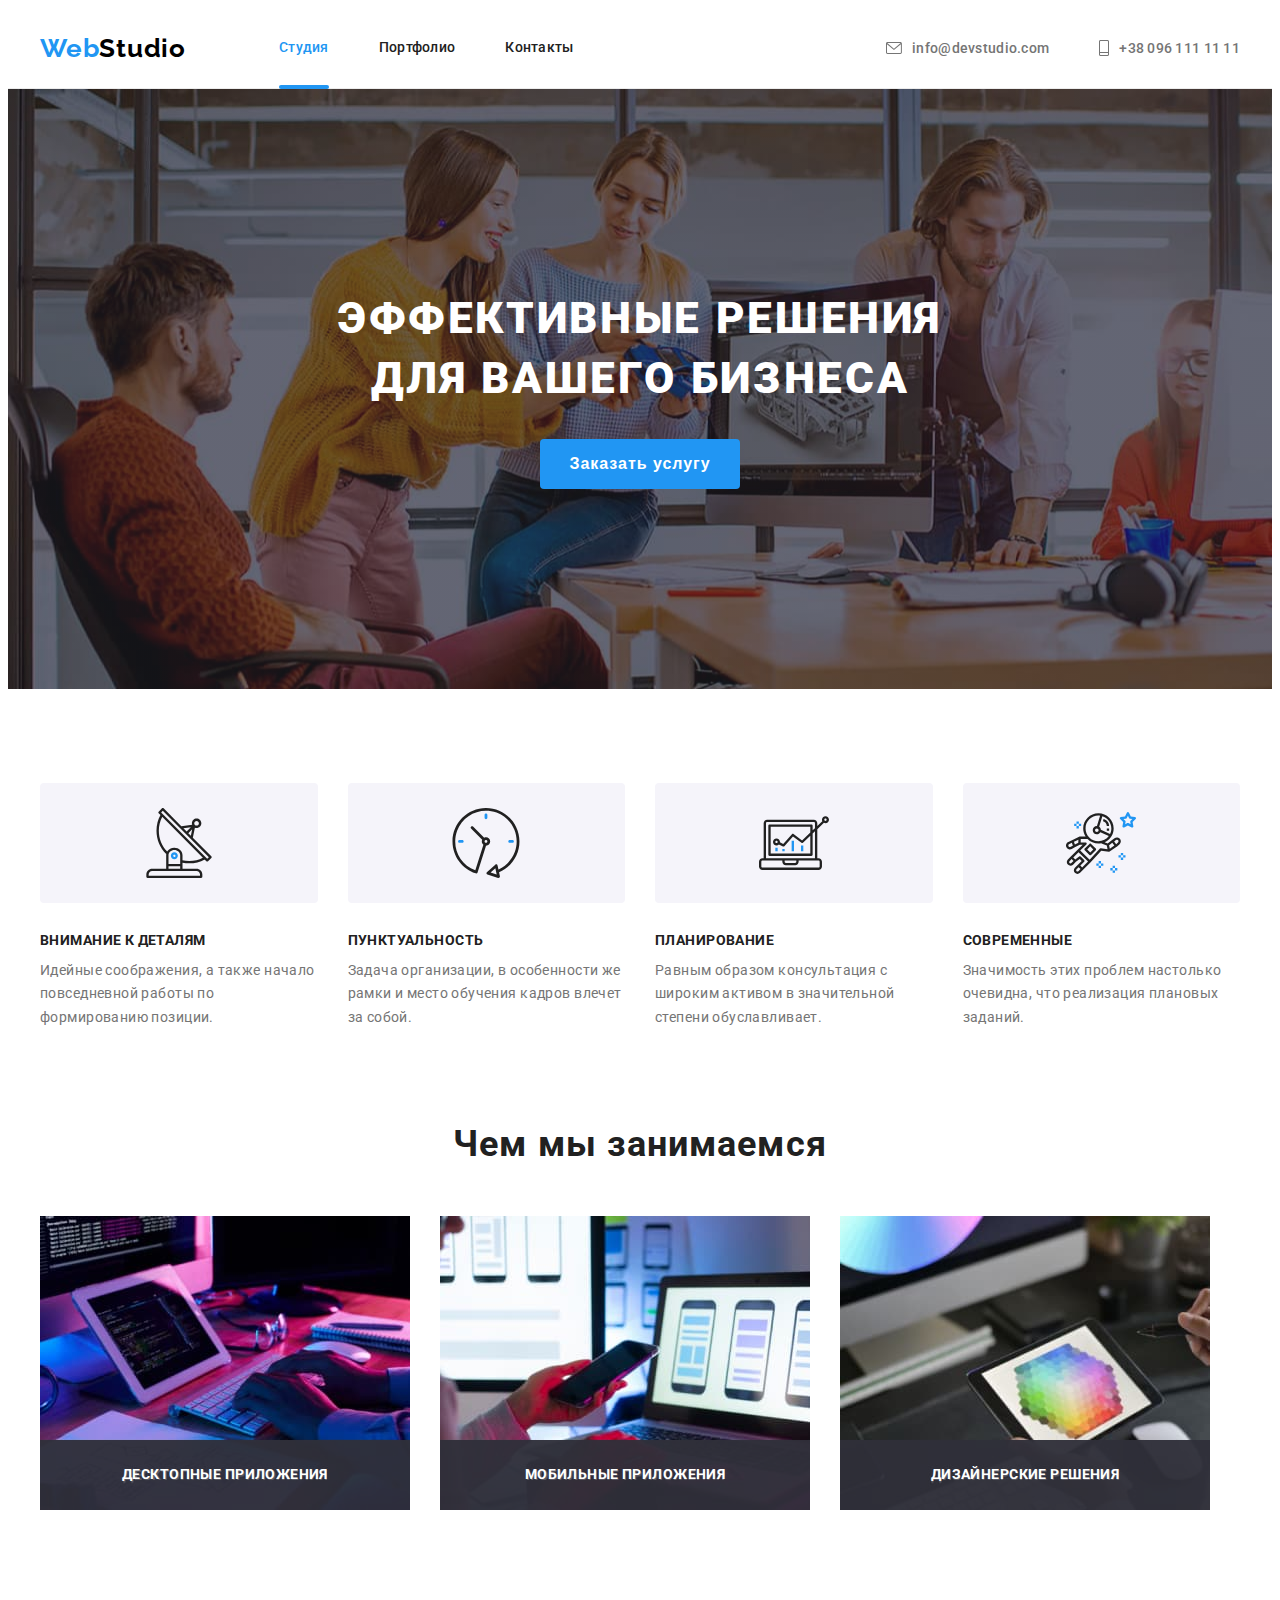
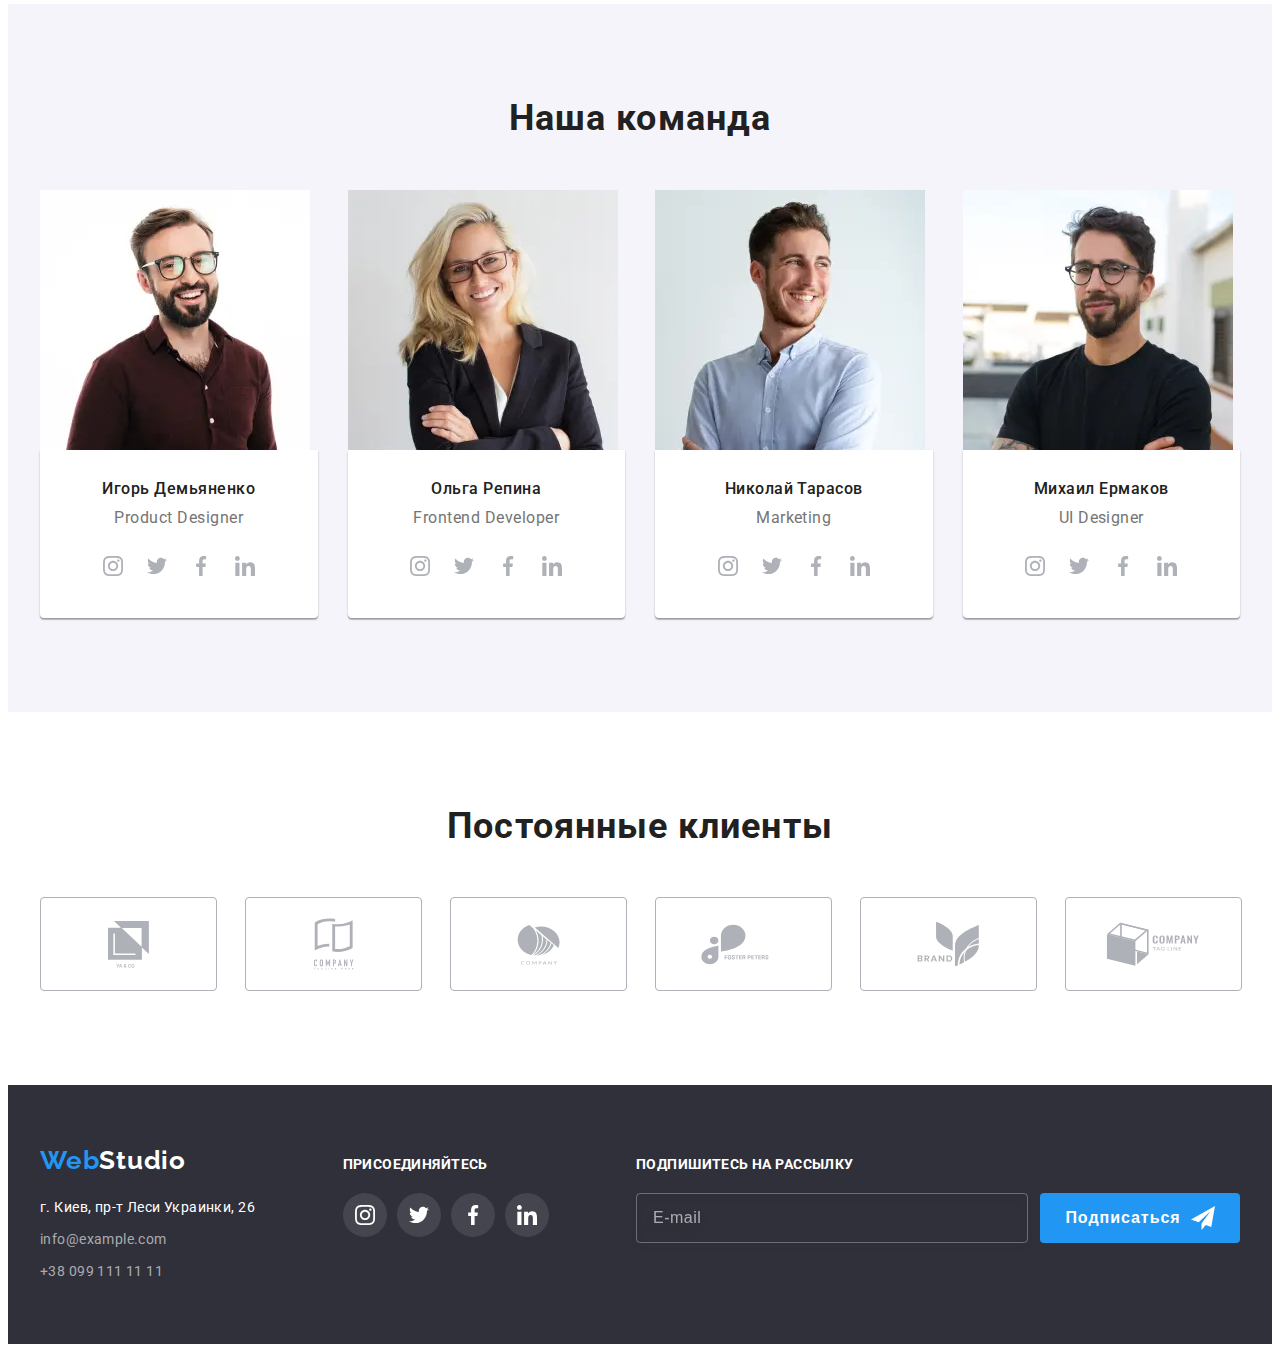
<file: index.html>
<!DOCTYPE html>
<html lang="ru">

<head>
    <meta charset="UTF-8">
    <meta http-equiv="X-UA-Compatible" content="IE=edge">
    <meta name="viewport" content="width=device-width, initial-scale=1.0">
    <title>Студия</title>
    <link rel="preconnect" href="https://fonts.gstatic.com">
    <link href="https://fonts.googleapis.com/css2?family=Raleway:wght@700&family=Roboto:wght@400;500;700;900&display=swap" rel="stylesheet">
    <link
    rel="stylesheet"
    href="https://cdnjs.cloudflare.com/ajax/libs/animate.css/4.1.1/animate.min.css"/>
    <link rel="stylesheet" href="https://cdnjs.cloudflare.com/ajax/libs/modern-normalize/0.2.0/modern-normalize.min.css" integrity="sha512-sqIVMkf5f8XGYI/UZYGs7wODxlUeoj9JknataPfUwtvrSKWMHrMXGZ7Evb6nabFYJQG15vFFyALe6r0nWCD1Ug==" crossorigin="anonymous" />
    <link rel="stylesheet" href="./css/main.min.css">
</head>

<body>
    <!-- HEADER -->
    <header class="header">
        <div class="header__container container">
            <nav class="header__nav">
                <a class="logo header__logo link" lang="en" href="./index.html"> 
                    <span class="logo__accent">Web</span>Studio
                </a>

                <ul class="menu list">
                    <li class="menu__item">
                        <a class="menu__link link menu__link_active" href="./index.html">Студия</a>
                    </li>
                    <li class="menu__item">
                        <a class="menu__link link" href="./portfolio.html">Портфолио</a>
                    </li>
                    <li class="menu__item">
                        <a class="menu__link link" href="#">Контакты</a>
                    </li>
                </ul>
            </nav>

            <button class="header__menu-btn" type="button" data-menu-button>
                <svg class="header__menu-icon">
                    <use href="./images/svg-image/icons.svg#icon-menu"></use>
                </svg>
            </button>

            <ul class="contact list" >
                <li class="contact__item">
                    <a class="contact__link link" href="mailto:info@devstudio.com">
                        <svg class="contact__icon" width="16" height="12">
                            <use href="./images/svg-image/icons.svg#icon-envelope"></use>
                        </svg>
                        <span>info@devstudio.com</span>
                    </a>
                </li>

                <li class="contact__item">
                    <a class="contact__link link" href="tel:+380961111111">
                        <svg class="contact__icon" width="10" height="16">
                            <use href="./images/svg-image/icons.svg#icon-vector"></use>
                        </svg>
                        <span>+38 096 111 11 11</span>
                    </a>
                </li>
            </ul>
        </div>

        <div class="mobile-menu" data-menu>
            <div class="mobile-menu__container container">
                <button class="mobile-menu__btn" type="button" data-menu-close>
                    <svg class="mobile-menu__icon">
                        <use href="./images/svg-image/icons.svg#icon-close"></use>
                    </svg>
                </button>
                
                <ul class="mobile-menu__nav list">
                    <li class="mobile-menu__nav-item">
                        <a href="./index.html" class="mobile-menu__nav-link menu__link_active link">Студия</a>
                    </li>

                    <li class="mobile-menu__nav-item">
                            <a href="./portfolio.html"" class="mobile-menu__nav-link link">Портфолио</a>
                    </li>

                    <li class="mobile-menu__nav-item">
                        <a href="#" class="mobile-menu__nav-link link">Контакты</a>
                    </li>
                </ul>

                    
                <div class="mobile-menu__contact">
                        <p class="mobile-menu__element">
                            <a href="" class="mobile-menu__tell link">
                                +38 096 111 11 11
                            </a>
                        </p>

                        <p class="mobile-menu__element">
                            <a href="" class="mobile-menu__maill link">
                                info@devstudio.com
                            </a>
                        </p>
    
                    <ul class="mobile-menu__social list">
                        <li class="mobile-menu__social-item">
                            <a class="mobile-menu__social-link link" href="">Instagram</a>
                        </li>

                        <li class="mobile-menu__social-item">
                            <a class="mobile-menu__social-link link" href="">Twitter</a>
                        </li>

                        <li class="mobile-menu__social-item">
                            <a class="mobile-menu__social-link link" href="">Facebook</a>
                        </li>

                        <li class="mobile-menu__social-item">
                            <a class="mobile-menu__social-link link" href="">LinkedIn</a>
                        </li>
                    </ul>   
            </div>
        </div>
    </header>

    <main>
        <!-- HERO -->
        <section class="hero">
            <div class="container">
                <h1 class="hero__title">
                    Эффективные решения<br> для вашего бизнеса
                </h1>

                <button class="hero__modal-btn" type="button" data-modal-open>Заказать услугу</button>
            </div>
        </section>

        <!-- SECTION 1 -->
        <section class="features section">
            <div class="container">
                <h2 hidden>Особенности</h2>
                <ul class="features__list list">
                    <li class="features__item">
                        <div class="features__container">
                            <svg class="features__icon" width="70" height="70">
                                <use href="./images/svg-image/icons.svg#icon-antenna"></use>
                            </svg>
                        </div>
                        <h3 class="features__subtitle">Внимание к деталям</h3>
                        <p class="features__description">Идейные соображения, а также начало повседневной работы по формированию позиции.</p>
                    </li>

                    <li class="features__item">
                        <div class="features__container">
                            <svg class="features__icon" width="70" height="70">
                                <use href="./images/svg-image/icons.svg#icon-clock"></use>
                            </svg>
                        </div>
                        <h3 class="features__subtitle">Пунктуальность</h3>
                        <p class="features__description">Задача организации, в особенности же рамки и место обучения кадров влечет за собой.</p>
                    </li>

                    <li class="features__item">
                        <div class="features__container">
                            <svg class="features__icon" width="70" height="70">
                                <use href="./images/svg-image/icons.svg#icon-diagram"></use>
                            </svg>
                        </div>
                        <h3 class="features__subtitle">Планирование</h3>
                        <p class="features__description">Равным образом консультация с широким активом в значительной степени обуславливает.</p>
                    </li>

                    <li class="features__item">
                        <div class="features__container">
                            <svg class="features__icon" width="70" height="70">
                                <use href="./images/svg-image/icons.svg#icon-astronaut"></use>
                            </svg>
                        </div>
                        <h3 class="features__subtitle">Современные</h3>
                        <p class="features__description">Значимость этих проблем настолько очевидна, что реализация плановых заданий.</p>
                    </li>
                </ul>
            </div>
        </section>

        <!-- SECTION 2 -->
        <section class="about">
            <div class="container">
                <h2 class="title">Чем мы занимаемся</h2>
                <ul class="about__list list">
                    <li class="about__item">
                        <img class="about__img" srcset="./images/about/box-1.jpg 1x, ./images/about/box-1@2x.jpg 2x" src="./images/about/box-1.jpg" alt="десктопные устройства" width="370" height="294">
                        <p class="about__description">Десктопные приложения</p>
                    </li>

                    <li class="about__item">
                        <img class="about__img" srcset="./images/about/box-2.jpg 1x, ./images/about/box-2@2x.jpg 2x" src="./images/about/box-2.jpg" alt="мобильное устройство" width="370" height="294">
                        <p class="about__description">Мобильные приложения</p>
                    </li>

                    <li class="about__item">
                        <img class="about__img" srcset="./images/about/box-3.jpg 1x, ./images/about/box-3@2x.jpg 2x" src="./images/about/box-3.jpg" alt="усторойство с гаммой цветов" width="370" height="294">
                        <p class="about__description">Дизайнерские решения</p>
                    </li>
                </ul>
            </div>
        </section>

        <!-- SECTION 3 -->
        <section class="team section">
            <div class="container">
                <h2 class="title">Наша команда</h2>

                <ul class="team__list list">
                    <li class="team__item">

                        <picture>
                            <source media="(min-width:1200px)" srcset="./images/teams/igor-desktop.webp 1x, ./images/teams/igor-desktop@2x.webp 2x, ./images/teams/igor-desktop@3x.webp 3x" type="image/webp">
                            <source media="(min-width:1200px)" srcset="./images/teams/igor-desktop.jpg 1x, ./images/teams/igor-desktop@2x.jpg 2x, ./images/teams/igor-desktop@3x.jpg 3x">

                            <source media="(min-width:768px)" srcset="./images/teams/igor-tablet.webp 1x, ./images/teams/igor-tablet@2x.webp 2x" type="image/webp">
                            <source media="(min-width:768px)" srcset="./images/teams/igor-tablet.jpg 1x, ./images/teams/igor-tablet@2x.jpg 2x">

                            <source media="(max-width:767px)" srcset="./images/teams/igor-mobile.webp 1x, ./images/teams/igor-mobile@2x.webp 2x" type="image/webp">
                            <source media="(max-width:767px)" srcset="./images/teams/igor-mobile.jpg 1x, ./images/teams/igor-mobile@2x.jpg 2x">

                            <img class="team__img" src="#" alt="член нашей команды">
                        </picture>

                        <div class="team__container">
                            <h3 class="team__subtitle">Игорь Демьяненко</h3>
                            <p class="team__description" lang="en">Product Designer</p>

                            <ul class="social-list list">
                                <li class="social-list__item">
                                    <a class="social-list__link link" href="#">
                                        <svg class="social-list__icon">
                                            <use href="./images/svg-image/icons.svg#icon-instagram"></use>
                                        </svg>
                                    </a>
                                </li>

                                <li class="social-list__item">
                                    <a class="social-list__link link" href="#">
                                        <svg class="social-list__icon">
                                            <use href="./images/svg-image/icons.svg#icon-twitter"></use>
                                        </svg>
                                    </a>
                                </li>

                                <li class="social-list__item">
                                    <a class="social-list__link link" href="#">
                                        <svg class="social-list__icon">
                                            <use href="./images/svg-image/icons.svg#icon-facebook"></use>
                                        </svg>
                                    </a>
                                </li>

                                <li class="social-list__item">
                                    <a class="social-list__link link" href="#">
                                        <svg class="social-list__icon">
                                            <use href="./images/svg-image/icons.svg#icon-linkedin"></use>
                                        </svg>
                                    </a>
                                </li>
                            </ul>
                        </div>
                    </li>

                    <li class="team__item">

                        <picture>
                            <source media="(min-width:1200px)" srcset="./images/teams/olga-desktop.webp 1x, ./images/teams/olga-desktop@2x.webp 2x, ./images/teams/olga-desktop@3x.webp 3x" type="image/webp">
                            <source media="(min-width:1200px)" srcset="./images/teams/olga-desktop.jpg 1x, ./images/teams/olga-desktop@2x.jpg 2x, ./images/teams/olga-desktop@3x.jpg 3x">

                            <source media="(min-width:768px)" srcset="./images/teams/olga-tablet.webp 1x, ./images/teams/olga-tablet@2x.webp 2x" type="image/webp">
                            <source media="(min-width:768px)" srcset="./images/teams/olga-tablet.jpg 1x, ./images/teams/olga-tablet@2x.jpg 2x">

                            <source media="(max-width:767px)" srcset="./images/teams/olga-mobile.webp 1x, ./images/teams/olga-mobile@2x.webp 2x" type="image/webp">
                            <source media="(max-width:767px)" srcset="./images/teams/olga-mobile.jpg 1x, ./images/teams/olga-mobile@2x.jpg 2x">

                            <img class="team__img" src="#" alt="член нашей команды">
                        </picture>
                        
                        <div class="team__container">
                            <h3 class="team__subtitle">Ольга Репина</h3>
                            <p class="team__description" lang="en">Frontend Developer</p>

                            <ul class="social-list list">
                                <li class="social-list__item">
                                    <a class="social-list__link link" href="#">
                                        <svg class="social-list__icon">
                                            <use href="./images/svg-image/icons.svg#icon-instagram"></use>
                                        </svg>
                                    </a>
                                </li>

                                <li class="social-list__item">
                                    <a class="social-list__link link" href="#">
                                        <svg class="social-list__icon">
                                            <use href="./images/svg-image/icons.svg#icon-twitter"></use>
                                        </svg>
                                    </a>
                                </li>

                                <li class="social-list__item">
                                    <a class="social-list__link link" href="#">
                                        <svg class="social-list__icon">
                                            <use href="./images/svg-image/icons.svg#icon-facebook"></use>
                                        </svg>
                                    </a>
                                </li>

                                <li class="social-list__item">
                                    <a class="social-list__link link" href="#">
                                        <svg class="social-list__icon">
                                            <use href="./images/svg-image/icons.svg#icon-linkedin"></use>
                                        </svg>
                                    </a>
                                </li>
                            </ul>
                        </div>
                    </li>

                    <li class="team__item">

                        <picture>
                            <source media="(min-width:1200px)" srcset="./images/teams/nikolay-desktop.webp 1x, ./images/teams/nikolay-desktop@2x.webp 2x, ./images/teams/nikolay-desktop@3x.webp 3x" type="image/webp">
                            <source media="(min-width:1200px)" srcset="./images/teams/nikolay-desktop.jpg 1x, ./images/teams/nikolay-desktop@2x.jpg 2x, ./images/teams/nikolay-desktop@3x.jpg 3x">

                            <source media="(min-width:768px)" srcset="./images/teams/nikolay-tablet.webp 1x, ./images/teams/nikolay-tablet@2x.webp 2x" type="image/webp">
                            <source media="(min-width:768px)" srcset="./images/teams/nikolay-tablet.jpg 1x, ./images/teams/nikolay-tablet@2x.jpg 2x">

                            <source media="(max-width:767px)" srcset="./images/teams/nikolay-mobile.webp 1x, ./images/teams/nikolay-mobile@2x.webp 2x" type="image/webp">
                            <source media="(max-width:767px)" srcset="./images/teams/nikolay-mobile.jpg 1x, ./images/teams/nikolay-mobile@2x.jpg 2x">
                        
                            <img class="team__img" src="#" alt="член нашей команды">
                        </picture>
                        
                        <div class="team__container">
                            <h3 class="team__subtitle">Николай Тарасов</h3>
                            <p class="team__description" lang="en">Marketing</p>

                            <ul class="social-list list">
                                <li class="social-list__item">
                                    <a class="social-list__link link" href="#">
                                        <svg class="social-list__icon">
                                            <use href="./images/svg-image/icons.svg#icon-instagram"></use>
                                        </svg>
                                    </a>
                                </li>

                                <li class="social-list__item">
                                    <a class="social-list__link link" href="#">
                                        <svg class="social-list__icon">
                                            <use href="./images/svg-image/icons.svg#icon-twitter"></use>
                                        </svg>
                                    </a>
                                </li>

                                <li class="social-list__item">
                                    <a class="social-list__link link" href="#">
                                        <svg class="social-list__icon">
                                            <use href="./images/svg-image/icons.svg#icon-facebook"></use>
                                        </svg>
                                    </a>
                                </li>

                                <li class="social-list__item">
                                    <a class="social-list__link link" href="#">
                                        <svg class="social-list__icon">
                                            <use href="./images/svg-image/icons.svg#icon-linkedin"></use>
                                        </svg>
                                    </a>
                                </li>
                            </ul>
                        </div>
                    </li>

                    <li class="team__item">

                        <picture>
                            <source media="(min-width:1200px)" srcset="./images/teams/myhail-desktop.webp 1x, ./images/teams/myhail-desktop@2x.webp 2x, ./images/teams/myhail-desktop@3x.webp 3x" type="image/webp">
                            <source media="(min-width:1200px)" srcset="./images/teams/myhail-desktop.jpg 1x, ./images/teams/myhail-desktop@2x.jpg 2x, ./images/teams/myhail-desktop@3x.jpg 3x">

                            <source media="(min-width:768px)" srcset="./images/teams/myhail-tablet.webp 1x, ./images/teams/myhail-tablet@2x.webp 2x" type="image/webp">
                            <source media="(min-width:768px)" srcset="./images/teams/myhail-tablet.jpg 1x, ./images/teams/myhail-tablet@2x.jpg 2x">

                            <source media="(max-width:767px)" srcset="./images/teams/myhail-mobile.webp 1x, ./images/teams/myhail-mobile@2x.webp 2x" type="image/webp">
                            <source media="(max-width:767px)" srcset="./images/teams/myhail-mobile.jpg 1x, ./images/teams/myhail-mobile@2x.jpg 2x">
                        
                            <img class="team__img" src="#" alt="член нашей команды">
                        </picture>
                
                        <div class="team__container">   
                            <h3 class="team__subtitle">Михаил Ермаков</h3>
                            <p class="team__description" lang="en">UI Designer</p>

                            <ul class="social-list list">
                                <li class="social-list__item">
                                    <a class="social-list__link link" href="#">
                                        <svg class="social-list__icon">
                                            <use href="./images/svg-image/icons.svg#icon-instagram"></use>
                                        </svg>
                                    </a>
                                </li>

                                <li class="social-list__item">
                                    <a class="social-list__link link" href="#">
                                        <svg class="social-list__icon">
                                            <use href="./images/svg-image/icons.svg#icon-twitter"></use>
                                        </svg>
                                    </a>
                                </li>

                                <li class="social-list__item">
                                    <a class="social-list__link link" href="#">
                                        <svg class="social-list__icon">
                                            <use href="./images/svg-image/icons.svg#icon-facebook"></use>
                                        </svg>
                                    </a>
                                </li>

                                <li class="social-list__item">
                                    <a class="social-list__link link" href="#">
                                        <svg class="social-list__icon">
                                            <use href="./images/svg-image/icons.svg#icon-linkedin"></use>
                                        </svg>
                                    </a>
                                </li>
                            </ul>
                        </div>
                    </li>
                </ul>
            </div>
        </section>

        <!-- SECTION 4 -->
        <section class="clients container section">
            <h2 class="title">Постоянные клиенты</h2>
            <ul class="clients__list list">
                <li class="clients__item">
                    <a class="clients__link link" href="">
                        <svg class="clients__icon" width="41" height="47">
                            <use href="./images/svg-image/icons.svg#icon-group"></use>
                        </svg>
                    </a>
                </li>

                <li class="clients__item">
                    <a class="clients__link link" href="">
                        <svg class="clients__icon" width="40" height="52">
                            <use href="./images/svg-image/icons.svg#icon-group-1"></use>
                        </svg>
                    </a>
                </li>

                <li class="clients__item">
                    <a class="clients__link link" href="">
                        <svg class="clients__icon" width="43" height="41">
                            <use href="./images/svg-image/icons.svg#icon-group-2"></use>
                        </svg>
                    </a>
                </li>

                <li class="clients__item">
                    <a class="clients__link link" href="">
                        <svg class="clients__icon" width="84" height="41">
                            <use href="./images/svg-image/icons.svg#icon-group-3"></use>
                        </svg>
                    </a>
                </li>

                <li class="clients__item">
                    <a class="clients__link link" href="">
                        <svg class="clients__icon" width="63" height="46">
                            <use href="./images/svg-image/icons.svg#icon-group-4"></use>
                        </svg>
                    </a>
                </li>

                <li class="clients__item">
                    <a class="clients__link link" href="">
                        <svg class="clients__icon" width="94" height="44">
                            <use href="./images/svg-image/icons.svg#icon-group-5"></use>
                        </svg>
                    </a>
                </li>
            </ul>
        </section>
    </main>

    <!-- FOOTER -->
    <footer class="footer">
        <div class="footer__container container">
            <div class="footer__container_left">
                <a class="footer__logo logo link" lang="en" href="./index.html">
                    <span class="logo__accent">Web</span>Studio
                </a>

                <address class="address">
                    <ul class="address__list list">
                        <li class="address__item">
                            <a class="address__link address__link_map link" href="https://goo.gl/maps/u1v6NZFveLFgmQ5e6" target="_blank" rel="noopener noreferrer">г. Киев, пр-т Леси Украинки, 26</a>
                        </li>
                        <li class="address__item">
                            <a class="address__link link" href="mailto:info@example.com">info@example.com</a>
                        </li>
                        <li class="address__item">
                            <a class="address__link link" href="tel:+380991111111">+38 099 111 11 11</a>
                        </li>
                    </ul>
                </address>
            </div>

            <div class="footer__container_right">
                <p class="footer__join">присоединяйтесь</p>
                <ul class="general-social-list list">
                    <li class="general-social-list__item">
                        <a class="general-social-list__link" href="#">
                            <svg class="general-social-list__icon">
                                <use href="./images/svg-image/icons.svg#icon-instagram"></use>
                            </svg>
                        </a>
                    </li>

                    <li class="general-social-list__item">
                        <a class="general-social-list__link" href="#">
                            <svg class="general-social-list__icon">
                                <use href="./images/svg-image/icons.svg#icon-twitter"></use>
                            </svg>
                        </a>
                    </li>

                    <li class="general-social-list__item">
                        <a class="general-social-list__link" href="#">
                            <svg class="general-social-list__icon">
                                <use href="./images/svg-image/icons.svg#icon-facebook"></use>
                            </svg>
                        </a>
                    </li>

                    <li class="general-social-list__item">
                        <a class="general-social-list__link" href="#">
                            <svg class="general-social-list__icon">
                                <use href="./images/svg-image/icons.svg#icon-linkedin"></use>
                            </svg>
                        </a>
                    </li>
                </ul>
            </div>


            <form class="footer__form" action="#" name="mailing">
                <p class="footer__join">Подпишитесь на рассылку</p>
                <div class="footer__wrapper">
                    <input class="footer__field" type="email" name="mail" placeholder="E-mail">
                    <button class="footer__modal-btn" type="submit">
                        <span>Подписаться</span>
                        <svg class="footer__icon" width="24" height="24">
                            <use href="./images/svg-image/icons.svg#icon-plane"></use>
                        </svg>
                </div>
                </button>
            </form>
        </div>
    </footer>

    <!-- MODAL WINDOW -->
    <div class="backdrop is-hidden" data-modal>
        <div class="modal-window">
            <button type="button" class="modal-window__close-btn" data-modal-close>
                <svg class="modal-window__close-icon" width="18" height="18">
                    <use href="./images/svg-image/icons.svg#icon-modal-close"></use>
                </svg>
            </button>    

            <form class="modal-form" action="#" name="modal-form">
                <p class="modal-form__head">Оставьте свои данные, мы вам перезвоним</p>

                <label class="modal-form__label">
                    <span class="modal-form__name">Имя</span>
                    <input class="modal-form__field" type="text" name="user-name">
                    <svg class="modal-form__icon" width="18" height="18">
                        <use href="./images/svg-image/icons.svg#icon-person"></use>
                    </svg>
                </label>

                <label class="modal-form__label">
                    <span class="modal-form__name">Телефон</span>
                    <input class="modal-form__field" type="tel" name="user-tel">
                    <svg class="modal-form__icon" width="18" height="18">
                        <use href="./images/svg-image/icons.svg#icon-phone"></use>
                    </svg>
                </label>
                
                <label class="modal-form__label">
                    <span class="modal-form__name">Почта</span>
                    <input class="modal-form__field" type="email" name="user-mail">
                    <svg class="modal-form__icon" width="18" height="18">
                        <use href="./images/svg-image/icons.svg#icon-email"></use>
                    </svg>
                </label>

                <label class="modal-form__label modal-form__label_comment" for="comment">
                    <span class="modal-form__name">Комментарий</span>
                    <textarea class="modal-form__comment" name="user-comment" id="comment" placeholder="Введите текст"></textarea>
                </label>

                <input class="modal-form__checkbox-policy visually-hidden" type="checkbox" name="policy" id="checkbox">
                <label class="modal-form__field-policy" for="checkbox">Соглашаюсь с рассылкой и принимаю <a href="#" target="_blank" class="modal-form__link">Условия договора</a></label>

                <button class="modal-form__button" type="submit">Отправить</button>
            </form>
        </div>
    </div>

    <script src="./js/modal.js"></script>
    <script src="./js/menu.js"></script>
</body>

</html>
</file>
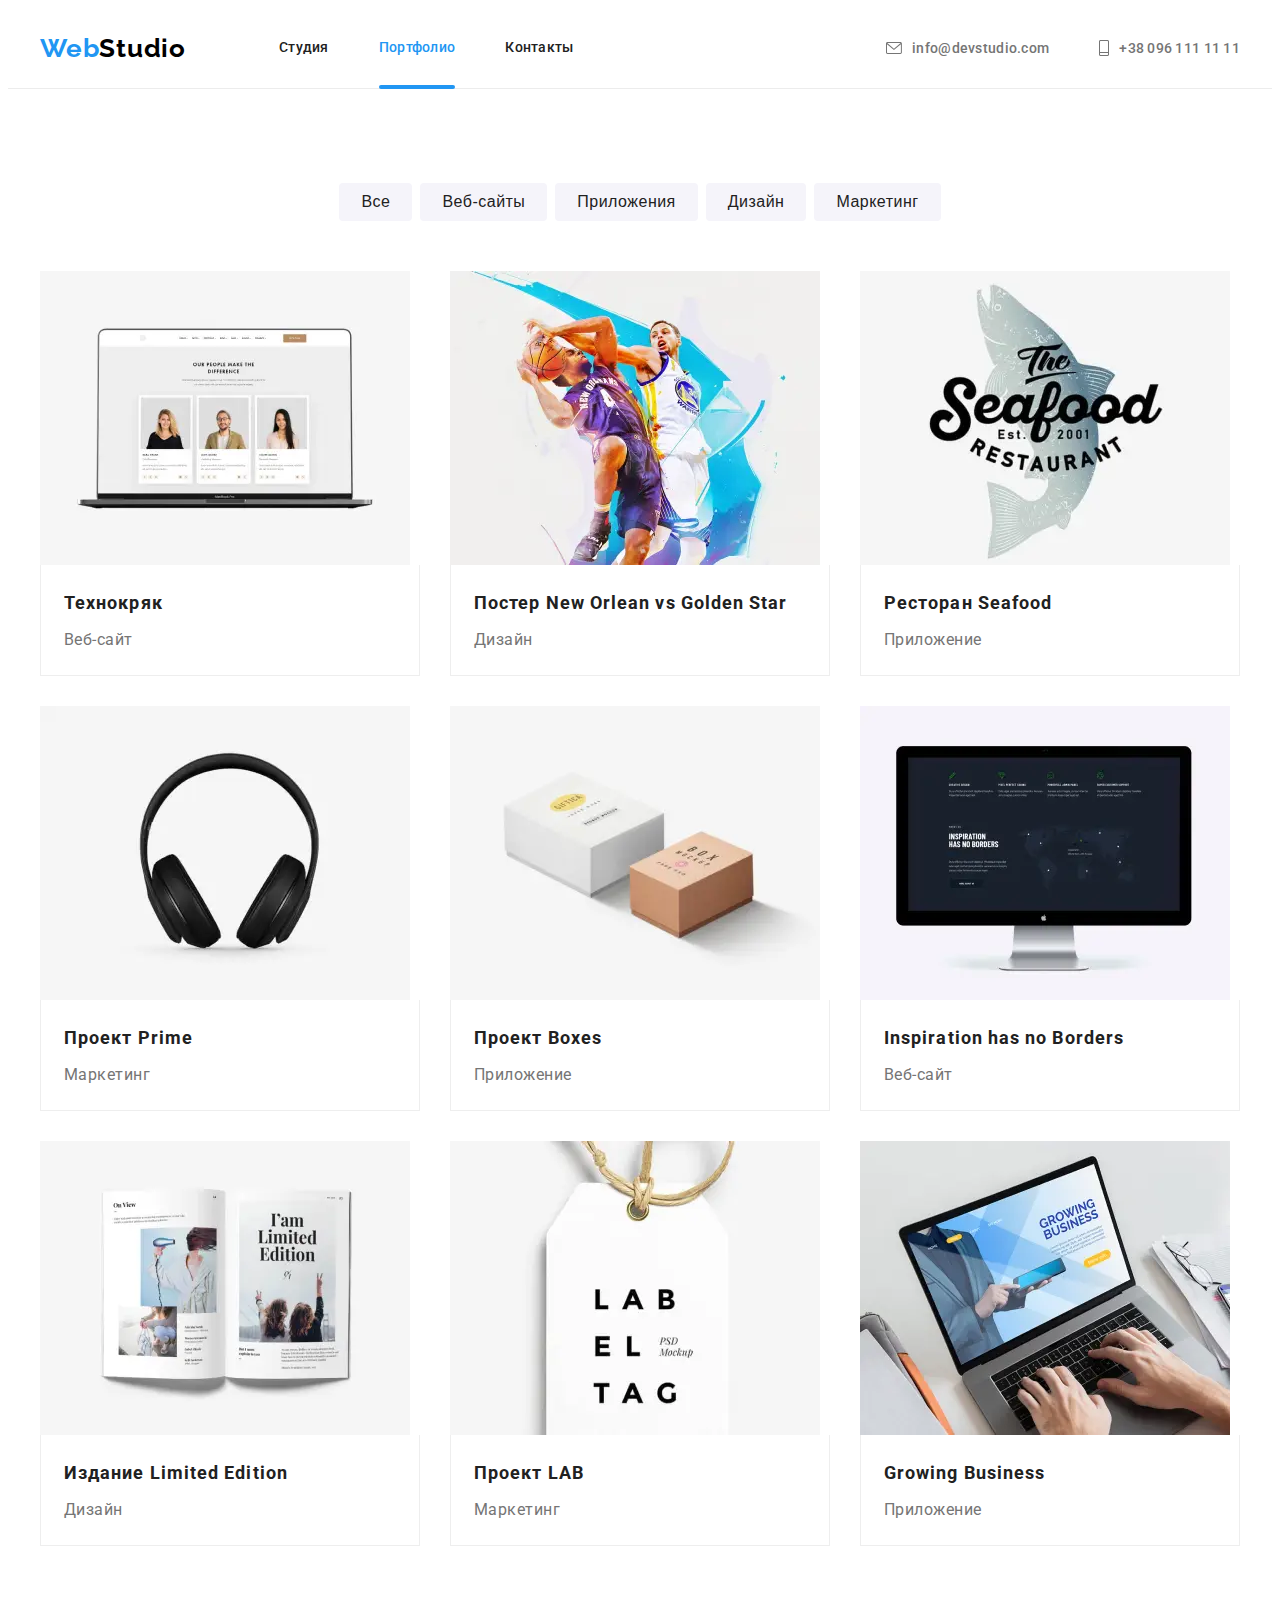
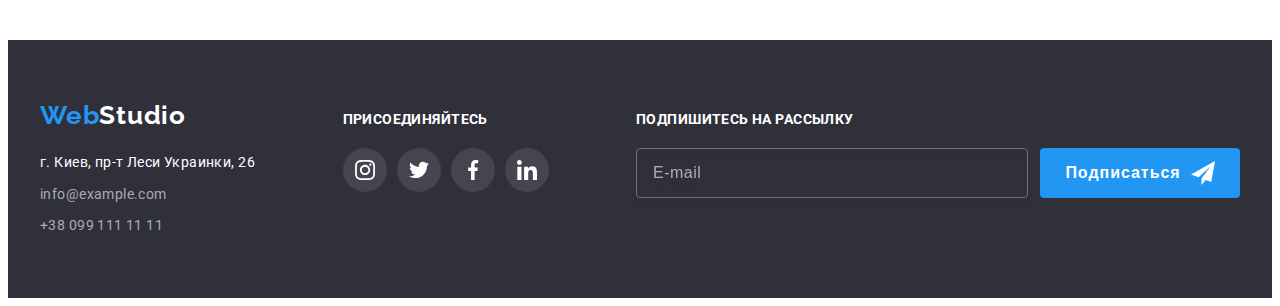
<file: portfolio.html>
<!DOCTYPE html>
<html lang="ru">
<head>
    <meta charset="UTF-8">
    <meta http-equiv="X-UA-Compatible" content="IE=edge">
    <meta name="viewport" content="width=device-width, initial-scale=1.0">
    <title>Портфолио</title>
    <link rel="preconnect" href="https://fonts.gstatic.com">
    <link href="https://fonts.googleapis.com/css2?family=Raleway:wght@700&family=Roboto:wght@400;500;700;900&display=swap" rel="stylesheet">
    <link rel="stylesheet" href="https://cdnjs.cloudflare.com/ajax/libs/modern-normalize/0.2.0/modern-normalize.min.css" integrity="sha512-sqIVMkf5f8XGYI/UZYGs7wODxlUeoj9JknataPfUwtvrSKWMHrMXGZ7Evb6nabFYJQG15vFFyALe6r0nWCD1Ug==" crossorigin="anonymous" />
    <link rel="stylesheet" href="./css/main.min.css">
</head>

<body>
    <!-- HEADER -->
    <header class="header">
        <div class="header__container container">
            <nav class="header__nav">
                <a class="logo header__logo link" lang="en" href="./index.html"> 
                    <span class="logo__accent">Web</span>Studio
                </a>

                <ul class="menu list">
                    <li class="menu__item">
                        <a class="menu__link link" href="./index.html">Студия</a>
                    </li>
                    <li class="menu__item">
                        <a class="menu__link link menu__link_active" href="./portfolio.html">Портфолио</a>
                    </li>
                    <li class="menu__item">
                        <a class="menu__link link" href="#">Контакты</a>
                    </li>
                </ul>
            </nav>

            <button class="header__menu-btn" type="button" data-menu-button>
                <svg class="header__menu-icon">
                    <use href="./images/svg-image/icons.svg#icon-menu"></use>
                </svg>
            </button>

            <ul class="contact list" >
                <li class="contact__item">
                    <a class="contact__link link" href="mailto:info@devstudio.com">
                        <svg class="contact__icon" width="16" height="12">
                            <use href="./images/svg-image/icons.svg#icon-envelope"></use>
                        </svg>
                        <span>info@devstudio.com</span>
                    </a>
                </li>

                <li class="contact__item">
                    <a class="contact__link link" href="tel:+380961111111">
                        <svg class="contact__icon" width="10" height="16">
                            <use href="./images/svg-image/icons.svg#icon-vector"></use>
                        </svg>
                        <span>+38 096 111 11 11</span>
                    </a>
                </li>
            </ul>
        </div>

        <div class="mobile-menu" data-menu>
            <div class="mobile-menu__container container">
                <button class="mobile-menu__btn" type="button" data-menu-close>
                    <svg class="mobile-menu__icon">
                        <use href="./images/svg-image/icons.svg#icon-close"></use>
                    </svg>
                </button>
                
                <ul class="mobile-menu__nav list">
                    <li class="mobile-menu__nav-item">
                        <a href="./index.html" class="mobile-menu__nav-link link">Студия</a>
                    </li>

                    <li class="mobile-menu__nav-item">
                            <a href="./portfolio.html"" class="mobile-menu__nav-link menu__link_active link">Портфолио</a>
                    </li>

                    <li class="mobile-menu__nav-item">
                        <a href="#" class="mobile-menu__nav-link link">Контакты</a>
                    </li>
                </ul>

                    
                <div class="mobile-menu__contact">
                    <p class="mobile-menu__element">
                        <a href="" class="mobile-menu__tell link">
                            +38 096 111 11 11
                        </a>
                    </p>

                    <p class="mobile-menu__element">
                        <a href="" class="mobile-menu__maill link">
                            info@devstudio.com
                        </a>
                    </p>
    
                    <ul class="mobile-menu__social list">
                        <li class="mobile-menu__social-item">
                            <a class="mobile-menu__social-link link" href="">Instagram</a>
                        </li>

                        <li class="mobile-menu__social-item">
                            <a class="mobile-menu__social-link link" href="">Twitter</a>
                        </li>

                        <li class="mobile-menu__social-item">
                            <a class="mobile-menu__social-link link" href="">Facebook</a>
                        </li>

                        <li class="mobile-menu__social-item">
                            <a class="mobile-menu__social-link link" href="">LinkedIn</a>
                        </li>
                    </ul>   
            </div>
        </div>
    </header>

    <main>
        <!-- PORTFOLIO PAGE -->
        <section class="exemples section">
            <div class="container">
                <h1 hidden>Примеры работ</h1>
                <ul class="filters list">
                    <li class="filters__item">
                        <button class="filters__btn" type="button">Все</button>
                    </li>

                    <li class="filters__item">
                        <button class="filters__btn" type="button">Веб-сайты</button>
                    </li>

                    <li class="filters__item">
                        <button class="filters__btn" type="button">Приложения</button>
                    </li>

                    <li class="filters__item">
                        <button class="filters__btn" type="button">Дизайн</button>
                    </li>

                    <li class="filters__item">
                        <button class="filters__btn" type="button">Маркетинг</button>
                    </li>
                </ul>

                <ul class="exemples__list list">
                    <li class="exemples__item">
                        <a class="exemples__link link" href="#">
                            <div class="exemples__wrapper">

                                <picture>
                                    <source media="(min-width:1200px)" srcset="./images/exemples/img-desktop.webp 1x, ./images/exemples/img-desktop@2x.webp 2x" type="image/webp">
                                    <source media="(min-width:1200px)" srcset="./images/exemples/img-desktop.jpg 1x, ./images/exemples/img-desktop@2x.jpg 2x">

                                    <source media="(min-width:768px)" srcset="./images/exemples/img-tablet.webp 1x, ./images/exemples/img-tablet@2x.webp 2x" type="image/webp">
                                    <source media="(min-width:768px)" srcset="./images/exemples/img-tablet.jpg 1x, ./images/exemples/img-tablet@2x.jpg 2x">

                                    <source media="(max-width:767px)" srcset="./images/exemples/img-mobile.webp 1x, ./images/exemples/img-mobile@2x.webp 2x" type="image/webp">
                                    <source media="(max-width:767px)" srcset="./images/exemples/img-mobile.jpg 1x, ./images/exemples/img-mobile@2x.jpg 2x">

                                    <img class="exemples__img" src="#" alt="ноутбук с открытым веб-сайтом">
                                </picture>
                                
                                <p class="exemples__overlay">Технокряк это современная площадка распространения коронавируса. Компании используют эту платформу для цифрового шпионажа и атак на защищённые сервера конкурентов.</p>
                            </div>
                            
                            <div class="exemples__container">
                                <h2 class="exemples__title">Технокряк</h2>
                                <p class="exemples__description">Веб-сайт</p>
                            </div>
                        </a>
                    </li>

                    <li class="exemples__item">
                        <a class="exemples__link link" href="#">
                            <div class="exemples__wrapper">

                                <picture>
                                    <source media="(min-width:1200px)" srcset="./images/exemples/img2-desktop.webp 1x, ./images/exemples/img2-desktop@2x.webp 2x" type="image/webp">
                                    <source media="(min-width:1200px)" srcset="./images/exemples/img2-desktop.jpg 1x, ./images/exemples/img2-desktop@2x.jpg 2x">

                                    <source media="(min-width:768px)" srcset="./images/exemples/img2-tablet.webp 1x, ./images/exemples/img2-tablet@2x.webp 2x" type="image/webp">
                                    <source media="(min-width:768px)" srcset="./images/exemples/img2-tablet.jpg 1x, ./images/exemples/img2-tablet@2x.jpg 2x">

                                    <source media="(max-width:767px)" srcset="./images/exemples/img2-mobile.webp 1x, ./images/exemples/img2-mobile@2x.webp 2x" type="image/webp">
                                    <source media="(max-width:767px)" srcset="./images/exemples/img2-mobile.jpg 1x, ./images/exemples/img2-mobile@2x.jpg 2x">

                                    <img class="exemples__img" src="#" alt="два баскетболиста в процессе игры">
                                </picture>

                                <p class="exemples__overlay">Технокряк это современная площадка распространения коронавируса. Компании используют эту платформу для цифрового шпионажа и атак на защищённые сервера конкурентов.</p>
                            </div>

                            <div class="exemples__container">
                                <h2 class="exemples__title" lang="en" >Постер New Orlean vs Golden Star</h2>
                                <p class="exemples__description">Дизайн</p>
                            </div>
                        </a>
                    </li>

                    <li class="exemples__item">
                        <a class="exemples__link link" href="#">
                            <div class="exemples__wrapper">

                                <picture>
                                    <source media="(min-width:1200px)" srcset="./images/exemples/img3-desktop.webp 1x, ./images/exemples/img3-desktop@2x.webp 2x" type="image/webp">
                                    <source media="(min-width:1200px)" srcset="./images/exemples/img3-desktop.jpg 1x, ./images/exemples/img3-desktop@2x.jpg 2x">

                                    <source media="(min-width:768px)" srcset="./images/exemples/img3-tablet.webp 1x, ./images/exemples/img3-tablet@2x.webp 2x" type="image/webp">
                                    <source media="(min-width:768px)" srcset="./images/exemples/img3-tablet.jpg 1x, ./images/exemples/img3-tablet@2x.jpg 2x">

                                    <source media="(max-width:767px)" srcset="./images/exemples/img3-mobile.webp 1x, ./images/exemples/img3-mobile@2x.webp 2x" type="image/webp">
                                    <source media="(max-width:767px)" srcset="./images/exemples/img3-mobile.jpg 1x, ./images/exemples/img3-mobile@2x.jpg 2x">

                                    <img class="exemples__img" src="#" alt="логотип ресторана с названием">
                                </picture>

                                <p class="exemples__overlay">Технокряк это современная площадка распространения коронавируса. Компании используют эту платформу для цифрового шпионажа и атак на защищённые сервера конкурентов.</p>
                            </div>
                            
                            <div class="exemples__container">
                                <h2 class="exemples__title">Ресторан Seafood</h2>
                                <p class="exemples__description">Приложение</p>
                            </div>
                        </a>
                        
                    </li>

                    <li class="exemples__item">
                        <a class="exemples__link link" href="#">
                            <div class="exemples__wrapper">

                                <picture>
                                    <source media="(min-width:1200px)" srcset="./images/exemples/img4-desktop.webp 1x, ./images/exemples/img4-desktop@2x.webp 2x" type="image/webp">
                                    <source media="(min-width:1200px)" srcset="./images/exemples/img4-desktop.jpg 1x, ./images/exemples/img4-desktop@2x.jpg 2x">

                                    <source media="(min-width:768px)" srcset="./images/exemples/img4-tablet.webp 1x, ./images/exemples/img4-tablet@2x.webp 2x" type="image/webp">
                                    <source media="(min-width:768px)" srcset="./images/exemples/img4-tablet.jpg 1x, ./images/exemples/img4-tablet@2x.jpg 2x">

                                    <source media="(max-width:767px)" srcset="./images/exemples/img4-mobile.webp 1x, ./images/exemples/img4-mobile@2x.webp 2x" type="image/webp">
                                    <source media="(max-width:767px)" srcset="./images/exemples/img4-mobile.jpg 1x, ./images/exemples/img4-mobile@2x.jpg 2x">

                                    <img class="exemples__img" src="#" alt="наушники">
                                </picture>
                                
                                <p class="exemples__overlay">Технокряк это современная площадка распространения коронавируса. Компании используют эту платформу для цифрового шпионажа и атак на защищённые сервера конкурентов.</p>
                            </div>

                            <div class="exemples__container">
                                <h2 class="exemples__title">Проект Prime</h2>
                                <p class="exemples__description">Маркетинг</p>
                            </div>
                        </a>
                    </li>

                    <li class="exemples__item">
                        <a class="exemples__link link" href="#">
                            <div class="exemples__wrapper">

                                <picture>
                                    <source media="(min-width:1200px)" srcset="./images/exemples/img5-desktop.webp 1x, ./images/exemples/img5-desktop@2x.webp 2x" type="image/webp">
                                    <source media="(min-width:1200px)" srcset="./images/exemples/img5-desktop.jpg 1x, ./images/exemples/img5-desktop@2x.jpg 2x">

                                    <source media="(min-width:768px)" srcset="./images/exemples/img5-tablet.webp 1x, ./images/exemples/img5-tablet@2x.webp 2x" type="image/webp">
                                    <source media="(min-width:768px)" srcset="./images/exemples/img5-tablet.jpg 1x, ./images/exemples/img5-tablet@2x.jpg 2x">

                                    <source media="(max-width:767px)" srcset="./images/exemples/img5-mobile.webp 1x, ./images/exemples/img5-mobile@2x.webp 2x" type="image/webp">
                                    <source media="(max-width:767px)" srcset="./images/exemples/img5-mobile.jpg 1x, ./images/exemples/img5-mobile@2x.jpg 2x">

                                    <img class="exemples__img" src="#" alt="две коробки">
                                </picture>
                                
                                <p class="exemples__overlay">Технокряк это современная площадка распространения коронавируса. Компании используют эту платформу для цифрового шпионажа и атак на защищённые сервера конкурентов.</p>
                            </div>

                            <div class="exemples__container">
                                <h2 class="exemples__title">Проект Boxes</h2>
                                <p class="exemples__description">Приложение</p>
                            </div>
                        </a>
                    </li>

                    <li class="exemples__item">
                        <a class="exemples__link link" href="#">
                            <div class="exemples__wrapper">

                                <picture>
                                    <source media="(min-width:1200px)" srcset="./images/exemples/img6-desktop.webp 1x, ./images/exemples/img6-desktop@2x.webp 2x" type="image/webp">
                                    <source media="(min-width:1200px)" srcset="./images/exemples/img6-desktop.jpg 1x, ./images/exemples/img6-desktop@2x.jpg 2x">

                                    <source media="(min-width:768px)" srcset="./images/exemples/img6-tablet.webp 1x, ./images/exemples/img6-tablet@2x.webp 2x" type="image/webp">
                                    <source media="(min-width:768px)" srcset="./images/exemples/img6-tablet.jpg 1x, ./images/exemples/img6-tablet@2x.jpg 2x">

                                    <source media="(max-width:767px)" srcset="./images/exemples/img6-mobile.webp 1x, ./images/exemples/img6-mobile@2x.webp 2x" type="image/webp">
                                    <source media="(max-width:767px)" srcset="./images/exemples/img6-mobile.jpg 1x, ./images/exemples/img6-mobile@2x.jpg 2x">

                                    <img class="exemples__img" src="#" alt="монитор с открытым веб-сайтом">
                                </picture>
                                
                                <p class="exemples__overlay">Технокряк это современная площадка распространения коронавируса. Компании используют эту платформу для цифрового шпионажа и атак на защищённые сервера конкурентов.</p>
                            </div>

                            <div class="exemples__container">
                                <h2 class="exemples__title" lang="en">Inspiration has no Borders</h2>
                                <p class="exemples__description">Веб-сайт</p>
                            </div>
                        </a>
                    </li>

                    <li class="exemples__item">
                        <a class="exemples__link link" href="#">
                            <div class="exemples__wrapper">

                                <picture>
                                    <source media="(min-width:1200px)" srcset="./images/exemples/img7-desktop.webp 1x, ./images/exemples/img7-desktop@2x.webp 2x" type="image/webp">
                                    <source media="(min-width:1200px)" srcset="./images/exemples/img7-desktop.jpg 1x, ./images/exemples/img7-desktop@2x.jpg 2x">

                                    <source media="(min-width:768px)" srcset="./images/exemples/img7-tablet.webp 1x, ./images/exemples/img7-tablet@2x.webp 2x" type="image/webp">
                                    <source media="(min-width:768px)" srcset="./images/exemples/img7-tablet.jpg 1x, ./images/exemples/img7-tablet@2x.jpg 2x">

                                    <source media="(max-width:767px)" srcset="./images/exemples/img7-mobile.webp 1x, ./images/exemples/img7-mobile@2x.webp 2x" type="image/webp">
                                    <source media="(max-width:767px)" srcset="./images/exemples/img7-mobile.jpg 1x, ./images/exemples/img7-mobile@2x.jpg 2x">

                                    <img class="exemples__img" src="#" alt="открытый журнал">
                                </picture>
                                
                                <p class="exemples__overlay">Технокряк это современная площадка распространения коронавируса. Компании используют эту платформу для цифрового шпионажа и атак на защищённые сервера конкурентов.</p>
                            </div>
                            
                            <div class="exemples__container">
                                <h2 class="exemples__title" lang="en">Издание Limited Edition</h2>
                                <p class="exemples__description">Дизайн</p>
                            </div>
                        </a>
                    </li>

                    <li class="exemples__item">
                        <a class="exemples__link link" href="#">
                            <div class="exemples__wrapper">

                                <picture>
                                    <source media="(min-width:1200px)" srcset="./images/exemples/img8-desktop.webp 1x, ./images/exemples/img8-desktop@2x.webp 2x" type="image/webp">
                                    <source media="(min-width:1200px)" srcset="./images/exemples/img8-desktop.jpg 1x, ./images/exemples/img8-desktop@2x.jpg 2x">

                                    <source media="(min-width:768px)" srcset="./images/exemples/img8-tablet.webp 1x, ./images/exemples/img8-tablet@2x.webp 2x" type="image/webp">
                                    <source media="(min-width:768px)" srcset="./images/exemples/img8-tablet.jpg 1x, ./images/exemples/img8-tablet@2x.jpg 2x">

                                    <source media="(max-width:767px)" srcset="./images/exemples/img8-mobile.webp 1x, ./images/exemples/img8-mobile@2x.webp 2x" type="image/webp">
                                    <source media="(max-width:767px)" srcset="./images/exemples/img8-mobile.jpg 1x, ./images/exemples/img8-mobile@2x.jpg 2x">

                                    <img class="exemples__img" src="#" alt="ярлык с названием компании">
                                </picture>
                                
                                <p class="exemples__overlay">Технокряк это современная площадка распространения коронавируса. Компании используют эту платформу для цифрового шпионажа и атак на защищённые сервера конкурентов.</p>
                            </div>

                            <div class="exemples__container">
                                <h2 class="exemples__title">Проект LAB</h2>
                                <p class="exemples__description">Маркетинг</p>
                            </div>
                        </a>
                    </li>

                    <li class="exemples__item">
                        <a class="exemples__link link" href="#">
                            <div class="exemples__wrapper">

                                <picture>
                                    <source media="(min-width:1200px)" srcset="./images/exemples/img9-desktop.webp 1x, ./images/exemples/img9-desktop@2x.webp 2x" type="image/webp">
                                    <source media="(min-width:1200px)" srcset="./images/exemples/img9-desktop.jpg 1x, ./images/exemples/img9-desktop@2x.jpg 2x">

                                    <source media="(min-width:768px)" srcset="./images/exemples/img9-tablet.webp 1x, ./images/exemples/img9-tablet@2x.webp 2x" type="image/webp">
                                    <source media="(min-width:768px)" srcset="./images/exemples/img9-tablet.jpg 1x, ./images/exemples/img9-tablet@2x.jpg 2x">

                                    <source media="(max-width:767px)" srcset="./images/exemples/img9-mobile.webp 1x, ./images/exemples/img9-mobile@2x.webp 2x" type="image/webp">
                                    <source media="(max-width:767px)" srcset="./images/exemples/img9-mobile.jpg 1x, ./images/exemples/img9-mobile@2x.jpg 2x">

                                    <img class="exemples__img" src="#" alt="ноутбук с открытым приложением">
                                </picture>
                                
                                <p class="exemples__overlay">Технокряк это современная площадка распространения коронавируса. Компании используют эту платформу для цифрового шпионажа и атак на защищённые сервера конкурентов.</p>
                            </div>

                            <div class="exemples__container">
                                <h2 class="exemples__title" lang="en">Growing Business</h2>
                                <p class="exemples__description">Приложение</p>
                            </div>
                        </a>
                    </li>
                </ul>
        </div>
        </section>
    </main>

    <!-- FOOTER -->
    <footer class="footer">
        <div class="footer__container container">
            <div class="footer__container_left">
                <a class="footer__logo logo link" lang="en" href="./index.html">
                    <span class="logo__accent">Web</span>Studio
                </a>

                <address class="address">
                    <ul class="address__list list">
                        <li class="address__item">
                            <a class="address__link address__link_map link" href="https://goo.gl/maps/u1v6NZFveLFgmQ5e6" target="_blank" rel="noopener noreferrer">г. Киев, пр-т Леси Украинки, 26</a>
                        </li>
                        <li class="address__item">
                            <a class="address__link link" href="mailto:info@example.com">info@example.com</a>
                        </li>
                        <li class="address__item">
                            <a class="address__link link" href="tel:+380991111111">+38 099 111 11 11</a>
                        </li>
                    </ul>
                </address>
            </div>

            <div class="footer__container_right">
                <p class="footer__join">присоединяйтесь</p>
                <ul class="general-social-list list">
                    <li class="general-social-list__item">
                        <a class="general-social-list__link" href="#">
                            <svg class="general-social-list__icon">
                                <use href="./images/svg-image/icons.svg#icon-instagram"></use>
                            </svg>
                        </a>
                    </li>

                    <li class="general-social-list__item">
                        <a class="general-social-list__link" href="#">
                            <svg class="general-social-list__icon">
                                <use href="./images/svg-image/icons.svg#icon-twitter"></use>
                            </svg>
                        </a>
                    </li>

                    <li class="general-social-list__item">
                        <a class="general-social-list__link" href="#">
                            <svg class="general-social-list__icon">
                                <use href="./images/svg-image/icons.svg#icon-facebook"></use>
                            </svg>
                        </a>
                    </li>

                    <li class="general-social-list__item">
                        <a class="general-social-list__link" href="#">
                            <svg class="general-social-list__icon">
                                <use href="./images/svg-image/icons.svg#icon-linkedin"></use>
                            </svg>
                        </a>
                    </li>
                </ul>
            </div>

            <form class="footer__form" action="#" name="mailing">
                <p class="footer__join">Подпишитесь на рассылку</p>
                <div class="footer__wrapper">
                    <input class="footer__field" type="email" name="mail" placeholder="E-mail">
                    <button class="footer__modal-btn modal-btn" type="submit">
                        <span>Подписаться</span>
                        <svg class="footer__icon" width="24" height="24">
                            <use href="./images/svg-image/icons.svg#icon-plane"></use>
                        </svg>
                </div>
                </button>
            </form>
        </div>
    </footer>

    <script src="./js/menu.js"></script>
</body>
</html>
</file>
<file: css/main.min.css>
:root{--main-font: 'Roboto', sans-serif;--secondary-font: 'Raleway', sans-serif;--primary-text-color: #757575;--title-text-color: #212121;--accent-color: #2196F3;--transition-duration: 250ms;--transition-timing-function: cubic-bezier(0.4, 0, 0.2, 1)}.visually-hidden{position:absolute !important;clip:rect(1px 1px 1px 1px);clip:rect(1px, 1px, 1px, 1px);padding:0 !important;border:0 !important;height:1px !important;width:1px !important;overflow:hidden}body{font-family:var(--main-font);color:var(--primary-text-color)}h1,h2,h3,h4,h5,h6,p{margin:0}img{display:block;max-width:100%;height:auto}.link{text-decoration:none}.list{padding:0;margin:0;list-style:none}.section{padding-top:60px;padding-bottom:60px}@media screen and (min-width: 1199px){.section{padding-top:94px;padding-bottom:94px}}.container{width:100%;padding-left:15px;padding-right:15px}@media screen and (min-width: 480px){.container{width:480px;margin-left:auto;margin-right:auto}}@media screen and (min-width: 768px){.container{width:768px}}@media screen and (min-width: 1200px){.container{width:1200px}}@media screen and (max-width: 767px){.mobile-menu{position:fixed;top:0;left:0;z-index:10;width:100vw;height:100vh;overflow:auto;background-color:#fff;opacity:0;visibility:hidden;pointer-events:none}.mobile-menu.is-open{opacity:1;visibility:visible;pointer-events:auto}.mobile-menu__container{padding:48px 15px 48px 40px;height:100%;display:flex;flex-direction:column;justify-content:space-between}.mobile-menu__btn{position:absolute;top:10px;right:15px;display:flex;align-items:center;justify-content:center;background-color:transparent;padding:0;border:0;line-height:0;transition:fill var(--transition-duration) var(--transition-timing-function);cursor:pointer}.mobile-menu__btn:hover,.mobile-menu__btn:focus{fill:var(--accent-color)}.mobile-menu__icon{width:40px;height:40px}.mobile-menu__nav-item{font-weight:500;font-size:40px;line-height:1.17;letter-spacing:0.02em}.mobile-menu__nav-item:not(:last-child){margin-bottom:32px}.mobile-menu__nav-link{color:#212121}.mobile-menu__nav-link:hover,.mobile-menu__nav-link:focus{color:var(--accent-color)}.mobile-menu__tell{font-weight:500;font-size:34px;line-height:1.17;letter-spacing:0.02em;color:#2196F3}.mobile-menu__maill{font-weight:500;font-size:24px;line-height:1.16;letter-spacing:0.02em;color:#757575}.mobile-menu__element:not(:last-child){margin-bottom:32px}.mobile-menu__social{display:flex;flex-wrap:wrap;margin-top:64px}.mobile-menu__social-item{font-weight:500;font-size:18px;line-height:1.22;letter-spacing:0.02em}.mobile-menu__social-item:not(:last-child)::after{content:'';border:1px solid rgba(33,33,33,0.2);transform:rotate(90deg);margin-left:10px}.mobile-menu__social-item:not(:last-child){margin-right:10px}.mobile-menu__social-link{color:#2196F3}}@media screen and (min-width: 768px){.mobile-menu{display:none}}.logo{display:block;font-family:var(--secondary-font);font-weight:700;font-size:26px;line-height:1.19;letter-spacing:0.03em;color:#000000}.logo__accent{color:var(--accent-color)}.menu{display:flex}.menu__item{position:relative}.menu__item:not(:last-child){margin-right:50px}.menu__link{display:block;padding:32px 0;font-weight:500;font-size:14px;line-height:1.14;letter-spacing:0.02em;color:#212121;transition:color var(--transition-duration) var(--transition-timing-function)}.menu__link:hover,.menu__link:focus{color:var(--accent-color)}.menu__link_active{color:var(--accent-color)}@media screen and (min-width: 768px){.menu__link_active::after{position:absolute;bottom:-1px;left:0;content:'';width:100%;height:4px;background-color:var(--accent-color);border-radius:2px}}@media screen and (max-width: 767px){.menu{display:none}}@media screen and (max-width: 767px){.contact{display:none}}@media screen and (min-width: 768px){.contact__link{display:flex;align-items:center;font-weight:500;font-size:14px;line-height:16px;letter-spacing:0.02em;color:var(--primary-text-color);transition:color var(--transition-duration) var(--transition-timing-function)}.contact__link:hover,.contact__link:focus{color:var(--accent-color)}.contact__icon{fill:currentColor;margin-right:10px;transition:fill var(--transition-duration) var(--transition-timing-function)}.contact__link:hover .contact__icon,.contact__link:focus .contact__icon{fill:var(--accent-color)}}@media screen and (min-width: 768px) and (max-width: 1199px){.contact__item:not(:last-child){margin-bottom:10px}}@media screen and (min-width: 1200px){.contact{display:flex;margin-left:auto}.contact__item:not(:last-child){margin-right:50px}.contact__link{padding:32px 0}}.title{margin-bottom:30px;font-size:36px;line-height:1.16;text-align:center;letter-spacing:0.03em;color:var(--title-text-color)}@media screen and (min-width: 1199px){.title{margin-bottom:50px}}.social-list{display:flex;justify-content:center}.social-list__link{display:flex;justify-content:center;align-items:center;border-radius:50%;width:44px;height:44px;transition:background-color var(--transition-duration) var(--transition-timing-function)}.social-list__link:hover,.social-list__link:focus{background-color:var(--accent-color)}.social-list__icon{width:20px;height:20px;fill:#afb1b8;transition:fill var(--transition-duration) var(--transition-timing-function)}.social-list__link:hover .social-list__icon,.social-list__link:focus .social-list__icon{fill:#FFFFFF}.modal-form__button,.hero__modal-btn,.footer__modal-btn{min-width:200px;padding:10px 0;border-radius:4px;border-style:none;font-weight:700;font-size:16px;line-height:1.87;letter-spacing:0.06em;background-color:var(--accent-color);color:#FFFFFF;cursor:pointer}.backdrop{position:fixed;z-index:1000;top:0;left:0;width:100vw;height:100vh;background:rgba(0,0,0,0.2);transition:opacity var(--transition-duration) var(--transition-timing-function),visibility var(--transition-duration) var(--transition-timing-function)}@media screen and (max-width: 599px){.backdrop{padding:93px 15px;overflow-y:scroll}}.is-hidden{opacity:0;visibility:hidden;pointer-events:none}.modal-window{position:relative;padding:40px;border-radius:4px;background-color:#ffffff;box-shadow:0px 1px 3px rgba(0,0,0,0.12),0px 1px 1px rgba(0,0,0,0.14),0px 2px 1px rgba(0,0,0,0.2)}@media screen and (min-width: 600px){.modal-window{position:absolute;top:50%;left:50%;width:450px;height:609px;transform:translate(-50%, -50%)}.backdrop.is-hidden .modal-window{transform:translate(-50%, -50%)}}@media screen and (min-width: 1199px){.modal-window{width:528px;height:581px}}.modal-window__close-btn{position:absolute;top:8px;right:8px;width:30px;height:30px;display:flex;align-items:center;justify-content:center;padding:0;background-color:transparent;border:1px solid rgba(0,0,0,0.1);border-radius:50%;cursor:pointer}.modal-window__close-btn:hover,.modal-window__close-btn:focus{fill:var(--accent-color)}.modal-form{display:flex;flex-direction:column}.modal-form__head{font-weight:700;font-size:20px;line-height:1.15;text-align:center;letter-spacing:0.03em;color:#212121;margin-bottom:12px}.modal-form__label{position:relative;display:flex;flex-direction:column;margin-bottom:10px}.modal-form__name{margin-bottom:4px;font-weight:400;font-size:12px;line-height:1.16;letter-spacing:0.01em;color:#757575}.modal-form__field{padding:11px 42px;border:1px solid #21212133;border-radius:4px;transition:border var(--transition-duration) var(--transition-timing-function)}.modal-form__field:focus{outline:none;border:1px solid var(--accent-color)}.modal-form__icon{position:absolute;left:12px;bottom:11px;transition:fill var(--transition-duration) var(--transition-timing-function)}.modal-form__field:focus+.modal-form__icon{fill:var(--accent-color)}.modal-form__label_comment{margin-bottom:20px}.modal-form__comment{padding:12px 16px;height:120px;resize:none;border:1px solid rgba(33,33,33,0.2);border-radius:4px;color:#000000;font-size:12px;line-height:1.16;letter-spacing:0.01em}.modal-form__comment:focus{outline:none;border:1px solid var(--accent-color)}.modal-form__comment::placeholder{font-weight:400;font-size:12px;line-height:1.16;letter-spacing:0.01em;color:rgba(117,117,117,0.5)}.modal-form__field-policy{display:block;font-weight:normal;font-size:14px;line-height:1.71;letter-spacing:0.03em;color:#757575;margin-bottom:30px}.modal-form__field-policy::before{content:"";display:inline-block;vertical-align:middle;width:16px;height:15px;margin-right:7px;border:1px solid #212121;border-radius:2px;cursor:pointer}.modal-form__checkbox-policy:checked+.modal-form__field-policy::before{background-color:var(--accent-color);background-image:url(../images/svg-image/original/check.svg);background-size:contain;border-color:transparent}.modal-form__checkbox-policy:focus+.modal-form__field-policy::before{outline:1px solid #000000}.modal-form__button{align-self:center}.modal-form__link{color:var(--accent-color)}.filters{display:flex;flex-wrap:wrap;margin-bottom:40px}.filters__item:not(:last-child){margin-right:8px}.filters__btn{padding:6px 22px;border-radius:4px;border-style:none;background-color:#F5F4FA;font-weight:500;font-size:16px;line-height:1.62;text-align:center;letter-spacing:0.03em;color:#212121;cursor:pointer;transition:background-color var(--transition-duration) var(--transition-timing-function),color var(--transition-duration) var(--transition-timing-function),box-shadow var(--transition-duration) var(--transition-timing-function)}.filters__btn:hover,.filters__btn:focus{background-color:var(--accent-color);color:#FFFFFF;box-shadow:0px 3px 1px rgba(0,0,0,0.1),0px 1px 2px rgba(0,0,0,0.08),0px 2px 2px rgba(0,0,0,0.12)}@media screen and (max-width: 767px){.filters{margin-top:-15px}.filters__item{margin-top:15px}}@media screen and (min-width: 768px){.filters{justify-content:center;margin-bottom:30px}}@media screen and (min-width: 1200px){.filters{margin-bottom:50px}}.address{font-style:normal}@media screen and (max-width: 767px){.address{margin-bottom:60px}}.address__item:not(:last-child){margin-bottom:8px}.address__link{font-weight:400;font-size:14px;line-height:1.71;letter-spacing:0.03em;color:rgba(255,255,255,0.6)}.address__link_map{color:#FFFFFF}.general-social-list{display:flex;justify-content:center}@media screen and (max-width: 767px){.general-social-list{margin-bottom:60px}}.general-social-list__item:not(:last-child){margin-right:10px}.general-social-list__link{display:flex;justify-content:center;align-items:center;width:44px;height:44px;background-color:rgba(255,255,255,0.1);border-radius:50%;transition:background-color var(--transition-duration) var(--transition-timing-function)}.general-social-list__link:hover,.general-social-list__link:focus{background-color:var(--accent-color)}.general-social-list__icon{width:20px;height:20px;fill:#fff}.header{border-bottom:1px solid #ECECEC;background-color:#FFFFFF}.header__container{display:flex;justify-content:space-between;align-items:center}@media screen and (max-width: 767px){.header{padding-top:16px;padding-bottom:16px}.header__menu-btn{background-color:transparent;border:none;padding:0;line-height:0}.header__menu-btn:hover,.header__menu-btn:focus{fill:var(--accent-color)}.header__menu-icon{width:40px;height:40px}}@media screen and (min-width: 768px){.header__logo{margin-right:88px}.header__menu-btn{display:none}.header__nav{display:flex;align-items:center}}@media screen and (min-width: 1200px){.header__logo{margin-right:93px}}.hero{background-color:#C4C4C4;background-image:linear-gradient(rgba(47,48,58,0.4), rgba(47,48,58,0.4)),url(../images/hero/bg-mobile.jpg);background-size:cover;margin-right:auto;margin-left:auto;padding-top:118px;padding-bottom:118px;text-align:center}@media (min-device-pixel-ratio: 2) and (max-width: 767px), (-webkit-min-device-pixel-ratio: 2) and (max-width: 767px), (min-resolution: 192dpi) and (max-width: 767px), (min-resolution: 2dppx) and (max-width: 767px){.hero{background-image:linear-gradient(rgba(47,48,58,0.4), rgba(47,48,58,0.4)),url(../images/hero/bg-mobile@2x.jpg)}}.hero__title{margin-bottom:30px;font-weight:900;font-size:26px;line-height:1.61;letter-spacing:0.06em;text-transform:uppercase;color:#FFFFFF}@media screen and (min-width: 768px){.hero{background-image:linear-gradient(rgba(47,48,58,0.4), rgba(47,48,58,0.4)),url(../images/hero/bg-tablet.jpg)}}@media screen and (min-width: 768px) and (min-device-pixel-ratio: 2) and (max-width: 1199px), screen and (min-width: 768px) and (-webkit-min-device-pixel-ratio: 2) and (max-width: 1199px), screen and (min-width: 768px) and (min-resolution: 192dpi) and (max-width: 1199px), screen and (min-width: 768px) and (min-resolution: 2dppx) and (max-width: 1199px){.hero{background-image:linear-gradient(rgba(47,48,58,0.4), rgba(47,48,58,0.4)),url(../images/hero/bg-tablet@2x.jpg)}}@media screen and (min-width: 1200px){.hero{background-image:linear-gradient(rgba(47,48,58,0.4), rgba(47,48,58,0.4)),url(../images/hero/bg-desktop.jpg);max-width:1600px;padding-top:200px;padding-bottom:200px}}@media screen and (min-width: 1200px) and (min-device-pixel-ratio: 2), screen and (min-width: 1200px) and (-webkit-min-device-pixel-ratio: 2), screen and (min-width: 1200px) and (min-resolution: 192dpi), screen and (min-width: 1200px) and (min-resolution: 2dppx){.hero{background-image:linear-gradient(rgba(47,48,58,0.4), rgba(47,48,58,0.4)),url(../images/hero/bg-desktop@2x.jpg)}}@media screen and (min-width: 1200px){.hero__title{font-size:44px;line-height:1.36}}.features__container{display:flex;justify-content:center;align-items:center;width:100%;height:120px;margin-bottom:30px;border-radius:4px;background-color:#F5F4FA}.features__subtitle{margin-bottom:10px;font-size:14px;line-height:1.14;letter-spacing:0.03em;text-transform:uppercase;color:var(--title-text-color)}.features__description{font-size:14px;line-height:1.71;letter-spacing:0.03em}@media screen and (max-width: 767px){.features__item:not(:last-child){margin-bottom:30px}.features__subtitle{text-align:center}}@media screen and (min-width: 768px){.features__list{display:flex;flex-wrap:wrap;margin:-15px}.features__item{width:calc((100% - 2 * 30px) / 2);margin:15px}}@media screen and (min-width: 1200px){.features__item{width:calc((100% - 4 * 30px) / 4)}}@media screen and (max-width: 1199px){.about{display:none}}.about{padding-bottom:94px}.about__list{display:flex}.about__item{position:relative}.about__item:not(:last-child){margin-right:30px}.about__description{position:absolute;bottom:0;left:0;width:100%;padding:27px 0;font-weight:700;font-size:14px;line-height:1.14;text-align:center;letter-spacing:0.03em;text-transform:uppercase;background-color:rgba(47,48,58,0.8);color:#FFFFFF}.team{background-color:#F5F4FA}.team__container{padding:30px 32px;background:#FFFFFF;box-shadow:0px 1px 3px rgba(0,0,0,0.12),0px 1px 1px rgba(0,0,0,0.14),0px 2px 1px rgba(0,0,0,0.2);border-radius:0px 0px 4px 4px}.team__subtitle{margin-bottom:10px;font-weight:500;font-size:16px;line-height:1.18;text-align:center;letter-spacing:0.03em;color:var(--title-text-color)}.team__description{font-size:16px;line-height:1.18;text-align:center;letter-spacing:0.03em;margin-bottom:16px}@media screen and (max-width: 767px){.team__container{max-width:450px}.team__item:not(:last-child){margin-bottom:30px}}@media screen and (min-width: 768px){.team__list{display:flex;flex-wrap:wrap;margin:-15px}.team__item{margin:15px;width:calc((100% - 4 * 15px) / 2)}}@media screen and (min-width: 1200px){.team__item{width:calc((100% - 4 * 30px) / 4)}}.clients__list{display:flex;flex-wrap:wrap;justify-content:center;align-items:center;margin:-15px}.clients__item{margin:15px}@media screen and (max-width: 767px){.clients__item{width:calc((100% - 4 * 15px) / 2)}}@media screen and (min-width: 768px){.clients__item{width:calc((100% - 6 * 15px) / 3)}}@media screen and (min-width: 1200px){.clients__item{width:calc((100% - 6 * 30px) / 6)}}.clients__link{display:flex;justify-content:center;align-items:center;width:100%;height:92px;border:1px solid #AFB1B8;border-radius:4px;transition:border var(--transition-duration) var(--transition-timing-function)}.clients__link:hover,.clients__link:focus{border:1px solid var(--accent-color)}.clients__icon{fill:#afb1b8;transition:fill var(--transition-duration) var(--transition-timing-function)}.clients__link:hover .clients__icon,.clients__link:focus .clients__icon{fill:var(--accent-color)}.exemples__list{margin:-15px}.exemples__item{margin:15px}.exemples__link{display:flex;flex-direction:column;height:100%;transition:box-shadow var(--transition-duration) var(--transition-timing-function)}.exemples__link:hover,.exemples__link:focus{box-shadow:0px 1px 1px rgba(0,0,0,0.12),0px 4px 4px rgba(0,0,0,0.06),1px 4px 6px rgba(0,0,0,0.16)}.exemples__wrapper{position:relative;overflow:hidden}.exemples__overlay{position:absolute;top:0;left:0;width:100%;height:100%;padding:63px 24px;font-size:18px;line-height:1.5;letter-spacing:0.03em;color:#FFFFFF;background-color:rgba(33,150,243,0.9);transition:transform var(--transition-duration) var(--transition-timing-function);transform:translateY(100%)}.exemples__link:hover .exemples__overlay,.exemples__link:focus .exemples__overlay{transform:translateY(0)}.exemples__container{flex-grow:1;border:1px solid #EEEEEE;border-top:0;padding:20px 23px}.exemples__title{margin-bottom:4px;font-size:18px;line-height:2;letter-spacing:0.06em;color:var(--title-text-color)}.exemples__description{color:var(--primary-text-color);font-size:16px;line-height:1.87;letter-spacing:0.03em}@media screen and (min-width: 768px){.exemples__list{display:flex;flex-wrap:wrap}.exemples__item{width:calc((100% - 4 * 15px) / 2)}}@media screen and (min-width: 1200px){.exemples__item{width:calc((100% - 6 * 15px) / 3)}}.footer{background-color:#2F303A}.footer__container{padding-top:60px;padding-bottom:60px}.footer__logo{margin-bottom:20px;color:#FFFFFF}.footer__join{font-weight:700;font-size:14px;line-height:1.14;letter-spacing:0.03em;text-transform:uppercase;color:#FFFFFF;margin-bottom:20px}.footer__field{padding:15px 16px;border:1px solid rgba(255,255,255,0.3);filter:drop-shadow(0px 4px 4px rgba(0,0,0,0.15));border-radius:4px;font-size:16px;color:#FFFFFF;background-color:transparent}.footer__field::placeholder{font-size:16px;line-height:1.25;letter-spacing:0.03em;color:rgba(255,255,255,0.6)}.footer__modal-btn{display:flex;align-items:center;justify-content:center}.footer__icon{margin-left:10px}@media screen and (max-width: 767px){.footer__field{width:100%}}@media screen and (min-width: 768px){.footer__container{display:flex;align-items:baseline}}@media screen and (min-width: 768px) and (max-width: 1199px){.footer__container{flex-wrap:wrap;justify-content:space-around}.footer__form{margin-top:60px}.footer__field{width:450px}}@media screen and (max-width: 1199px){.footer__container{text-align:center}.footer__wrapper{display:block}.footer__field{margin-bottom:20px}.footer__modal-btn{margin:0 auto}}@media screen and (min-width: 1200px){.footer__container{justify-content:space-between}.footer__wrapper{display:flex}.footer__field{margin-right:12px;width:358px}}
/*# sourceMappingURL=main.min.css.map */
</file>
